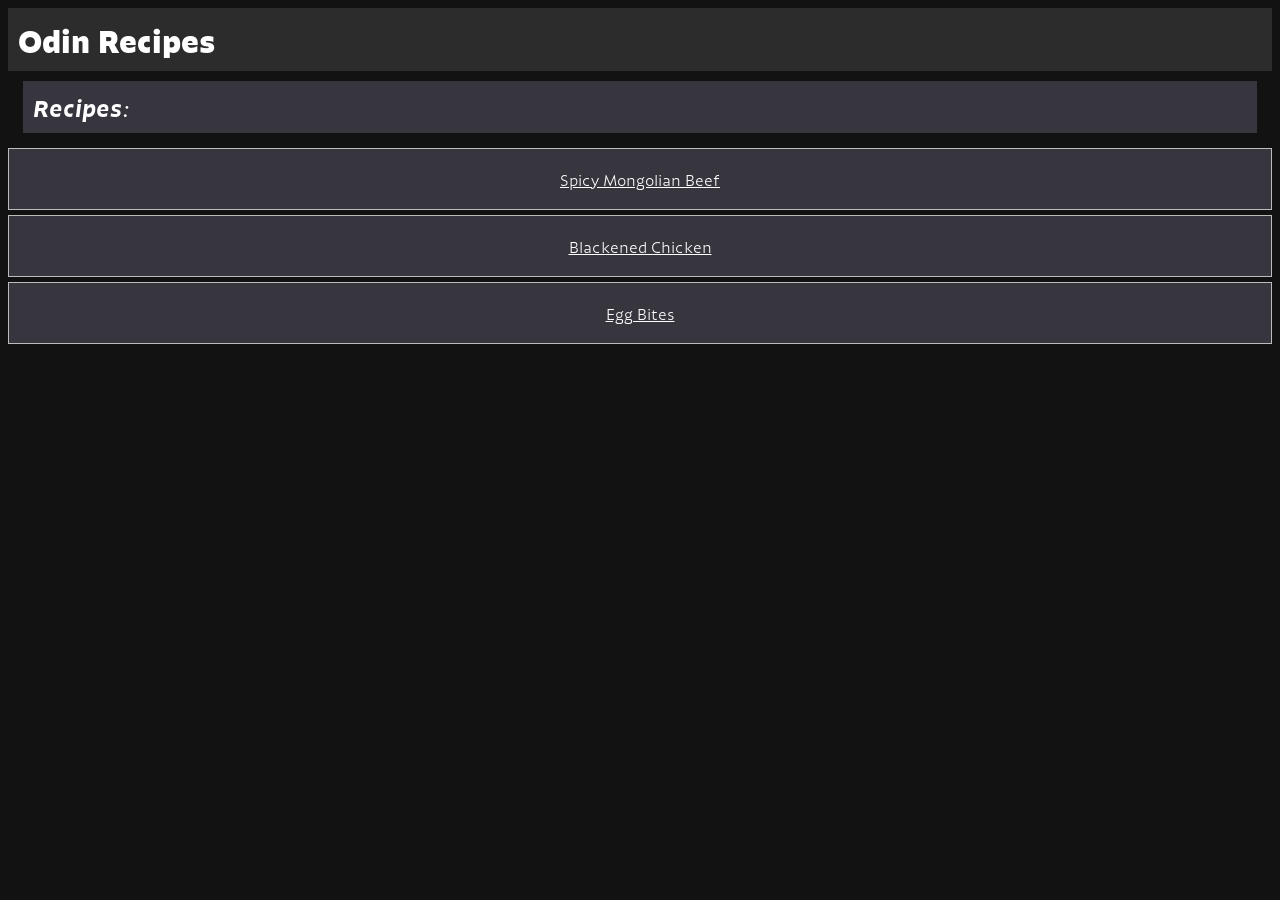
<file: index.html>
<!DOCTYPE html>
<html lang="en">
<head>
    <meta charset="UTF-8">
    <meta name="viewport" content="width=device-width, initial-scale=1.0">
    <title>Odin Recipes</title>
    <link rel="stylesheet" href="styles.css">
</head>
<body>
    <div class="header">Odin Recipes</div>
    <div class="subheader">Recipes:</div>
    <div class="recipe-titles">
        <a class="rl" href="../recipes/spicy_mongolian_beef.html">Spicy Mongolian Beef</a>
        <a class="rl" href="../recipes/blackened_chicken.html">Blackened Chicken</a>
        <a class="rl" href="../recipes/egg_bites.html">Egg Bites</a>
    </div>
</body>
</html>
</file>
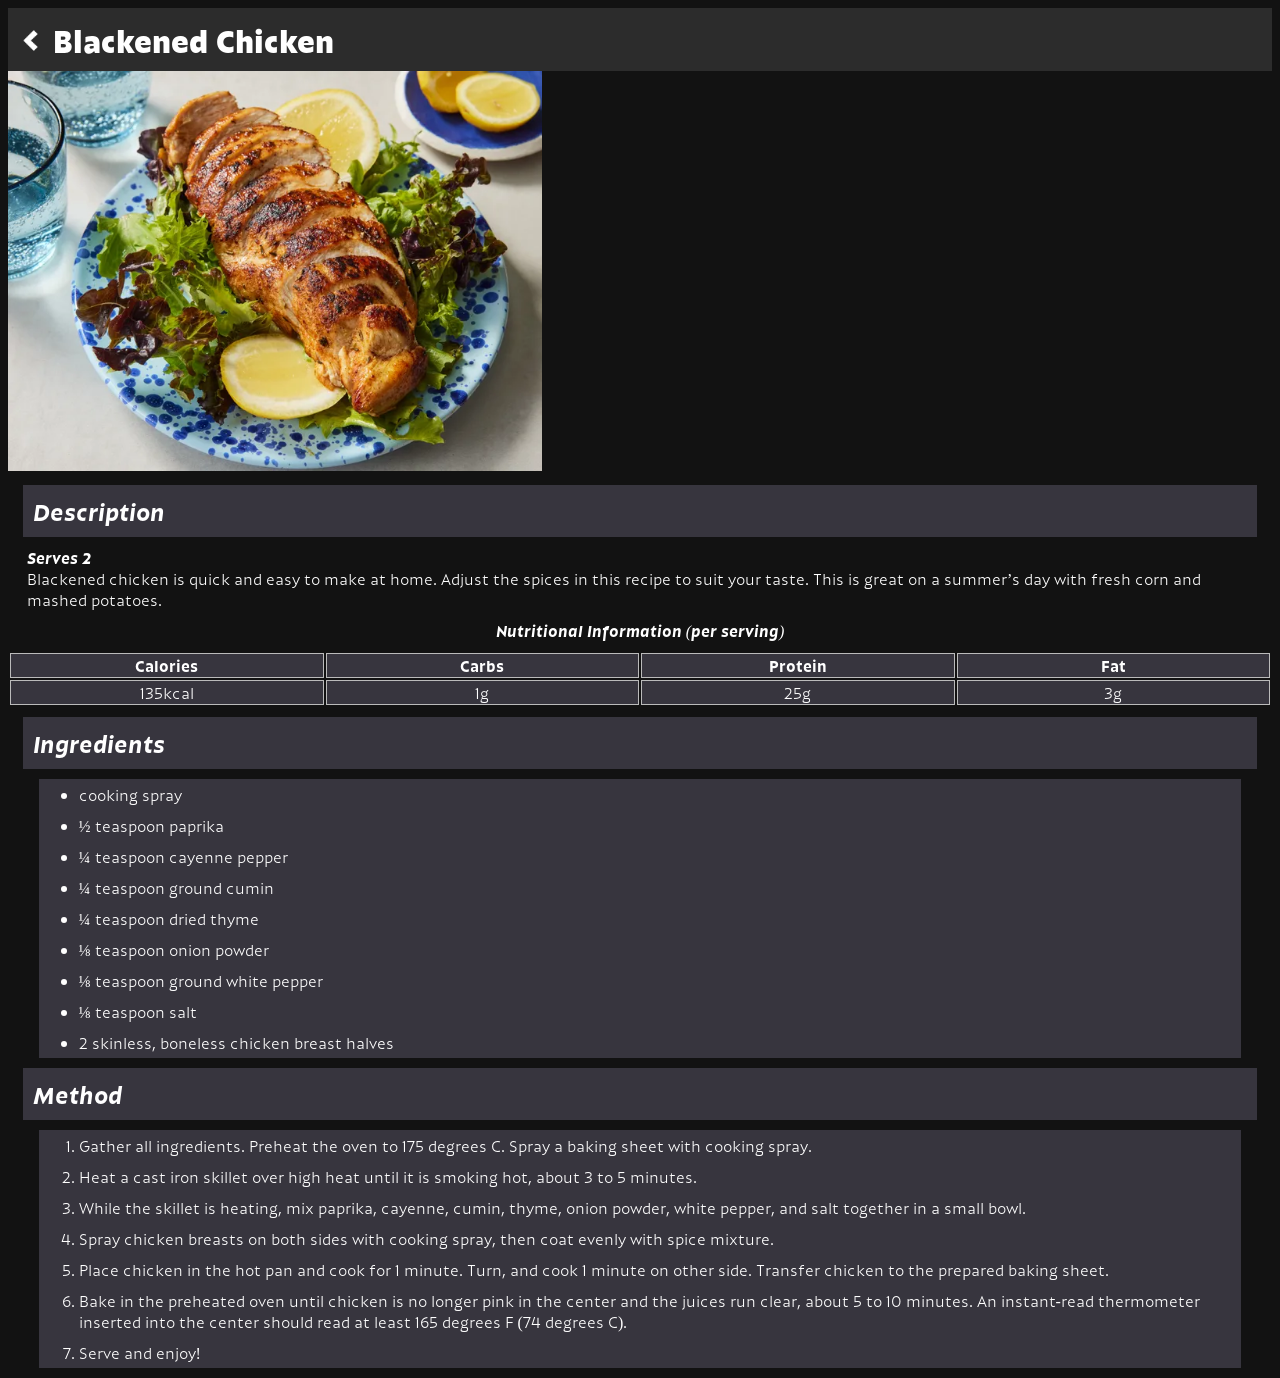
<file: recipes/blackened_chicken.html>
<!DOCTYPE html>
<html lang="en">
<head>
    <meta charset="UTF-8">
    <meta name="viewport" content="width=device-width, initial-scale=1.0">
    <title>Blackened Chicken Recipe</title>
    <link rel="stylesheet" href="../styles.css">
</head>
<body>
    <div class="header"><a href="/index.html" class="back-button"></a>Blackened Chicken</div>
    <img class="meal" src="../recipes/images/blackened_chicken.webp">
    <div class="subheader">Description</div>
    <div class="tag">Serves 2</div>
    <p>Blackened chicken is quick and easy to make at home. Adjust the spices in this recipe to suit your taste. This is great on a summer’s day with fresh corn and mashed potatoes.</p>
    <div class="thirdheading">Nutritional Information (per serving)</div>
    <div class="nutrition"><table>
        <tr>
            <th>Calories</th>
            <th>Carbs</th>
            <th>Protein</th>
            <th>Fat</th>
        </tr>
        <tr>
            <td>135kcal</td>
            <td>1g</td>
            <td>25g</td>
            <td>3g</td>
        </tr>
    </table></div>

    <div class="subheader">Ingredients</div>
    <ul class="ingredients">
        <li>cooking spray</li>
        <li>½ teaspoon paprika</li>
        <li>¼ teaspoon cayenne pepper</li>
        <li>¼ teaspoon ground cumin</li>
        <li>¼ teaspoon dried thyme</li>
        <li>⅛ teaspoon onion powder</li>
        <li>⅛ teaspoon ground white pepper</li>
        <li>⅛ teaspoon salt</li>
        <li>2 skinless, boneless chicken breast halves</li>
    </ul>
    <div class="subheader">Method</div>
    <ol class="method">
        <li>Gather all ingredients. Preheat the oven to 175 degrees C. Spray a baking sheet with cooking spray.</li>
        <li>Heat a cast iron skillet over high heat until it is smoking hot, about 3 to 5 minutes.</li>
        <li>While the skillet is heating, mix paprika, cayenne, cumin, thyme, onion powder, white pepper, and salt together in a small bowl.</li>
        <li>Spray chicken breasts on both sides with cooking spray, then coat evenly with spice mixture.</li>
        <li>Place chicken in the hot pan and cook for 1 minute. Turn, and cook 1 minute on other side. Transfer chicken to the prepared baking sheet.</li>
        <li>Bake in the preheated oven until chicken is no longer pink in the center and the juices run clear, about 5 to 10 minutes. An instant-read thermometer inserted into the center should read at least 165 degrees F (74 degrees C).</li>
        <li>Serve and enjoy!</li>
    </ol>
</body>
</html>
</file>
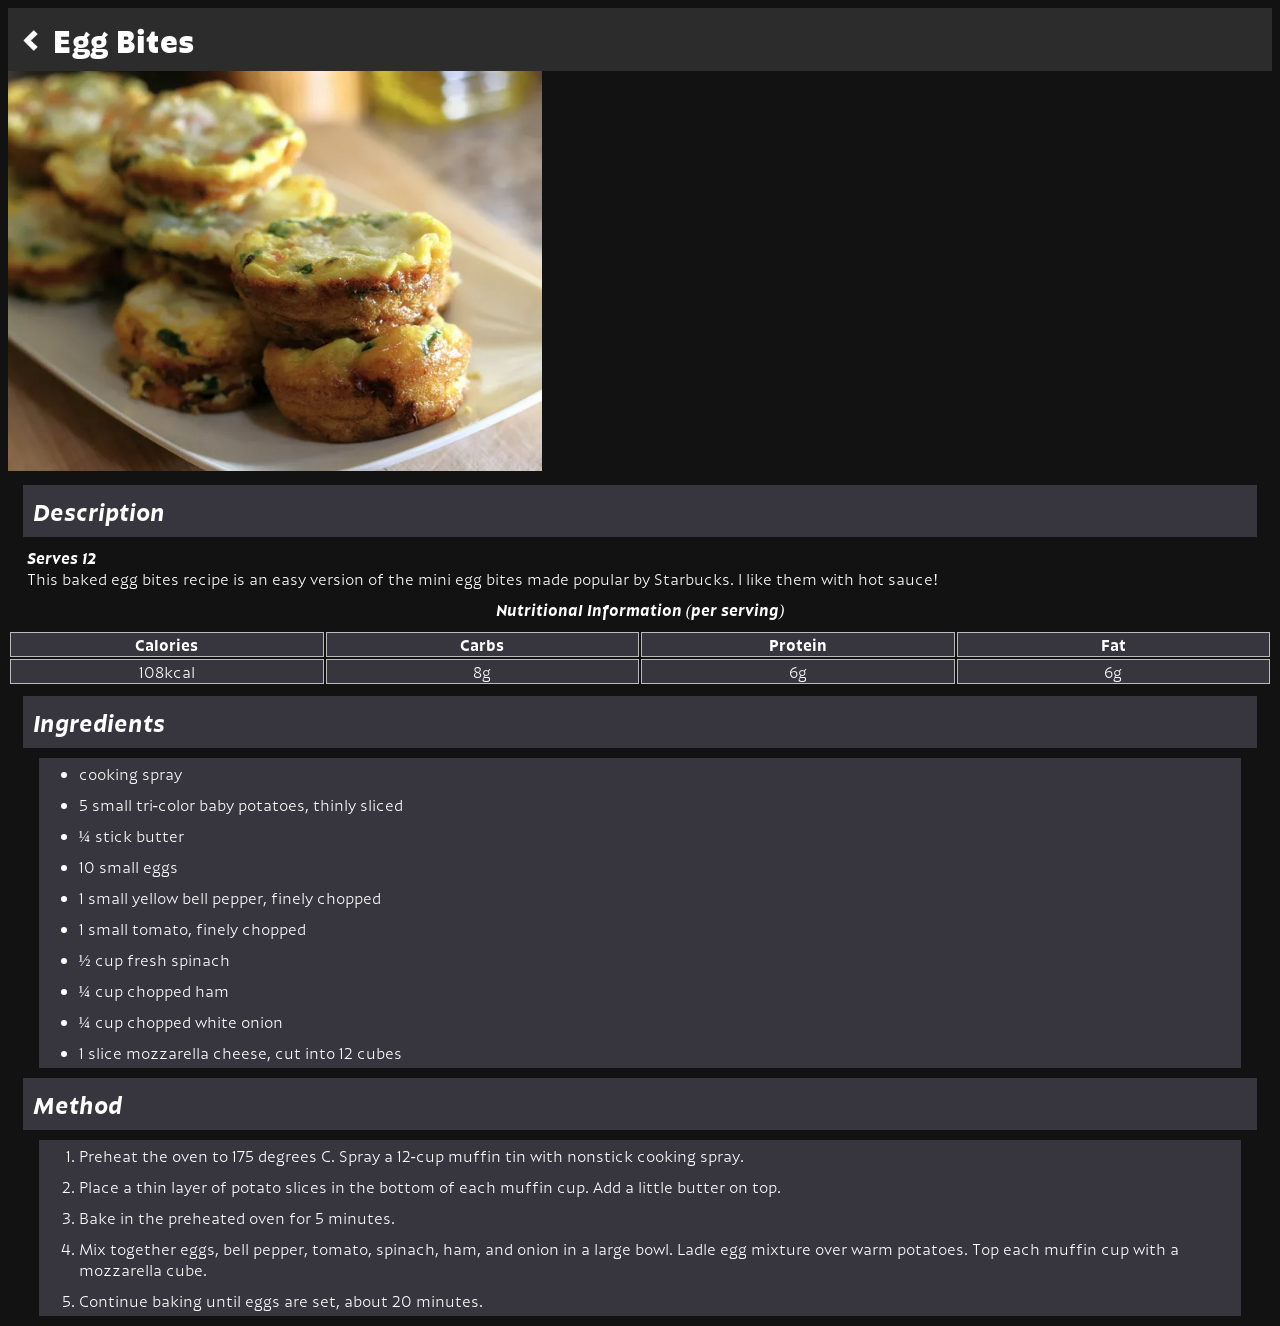
<file: recipes/egg_bites.html>
<!DOCTYPE html>
<html lang="en">
<head>
    <meta charset="UTF-8">
    <meta name="viewport" content="width=device-width, initial-scale=1.0">
    <link rel="stylesheet" href="../styles.css">
    <title>Egg Bites</title>
</head>
<body>
    <div class="header"><a href="/index.html" class="back-button"></a>Egg Bites</div>
    <img src="../recipes/images/egg_bites.webp" class="meal">
    <div class="subheader">Description</div>
    <div class="tag">Serves 12</div>
    <p>This baked egg bites recipe is an easy version of the mini egg bites made popular by Starbucks. I like them with hot sauce!</p>
    <div class="thirdheading">Nutritional Information (per serving)</div>
    <div class="nutrition"><table>
        <tr>
            <th>Calories</th>
            <th>Carbs</th>
            <th>Protein</th>
            <th>Fat</th>
        </tr>
        <tr>
            <td>108kcal</td>
            <td>8g</td>
            <td>6g</td>
            <td>6g</td>
        </tr>
    </table></div>
    <div class="subheader">Ingredients</div>
    <ul class="ingredients">
        <li>cooking spray</li>
        <li>5 small tri-color baby potatoes, thinly sliced</li>
        <li>¼ stick butter</li>
        <li>10 small eggs</li>
        <li>1 small yellow bell pepper, finely chopped</li>
        <li>1 small tomato, finely chopped</li>
        <li>½ cup fresh spinach</li>
        <li>¼ cup chopped ham</li>
        <li>¼ cup chopped white onion</li>
        <li>1 slice mozzarella cheese, cut into 12 cubes</li>
    </ul>
    <div class="subheader">Method</div>
    <ol class="method">
        <li>Preheat the oven to 175 degrees C. Spray a 12-cup muffin tin with nonstick cooking spray.</li>
        <li>Place a thin layer of potato slices in the bottom of each muffin cup. Add a little butter on top.</li>
        <li>Bake in the preheated oven for 5 minutes.</li>
        <li>Mix together eggs, bell pepper, tomato, spinach, ham, and onion in a large bowl. Ladle egg mixture over warm potatoes. Top each muffin cup with a mozzarella cube.</li>
        <li>Continue baking until eggs are set, about 20 minutes.</li>
    </ol>
</body>
</html>
</file>
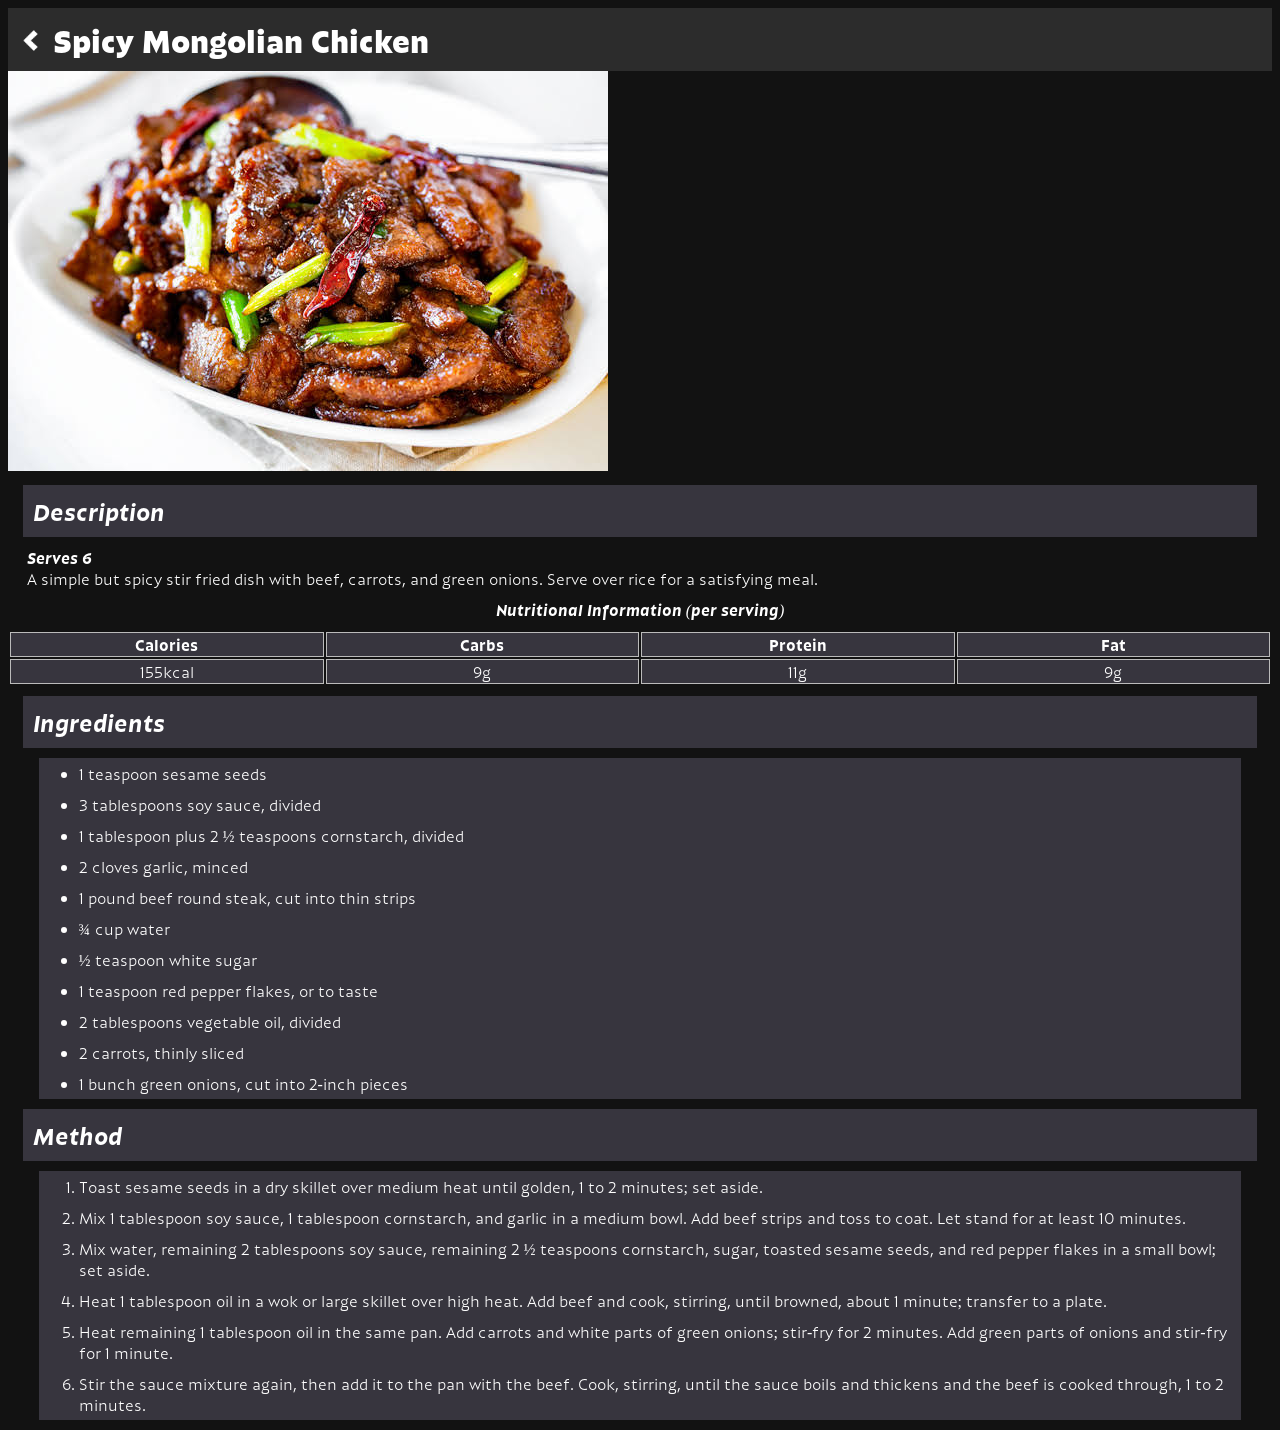
<file: recipes/spicy_mongolian_beef.html>
<!DOCTYPE html>
<html lang="en">
<head>
    <meta charset="UTF-8">
    <meta name="viewport" content="width=device-width, initial-scale=1.0">
    <link rel="stylesheet" href="../styles.css">
    <title>Spicy Mongolian Beef Recipe</title>
</head>
<body>
    <div class="header"><a href="/index.html" class="back-button"></a>Spicy Mongolian Chicken</div>
    <img src="../recipes/images/SMB.jpeg" class="meal">
    <div class="subheader">Description</div>
    <div class="tag">Serves 6</div>
    <p>A simple but spicy stir fried dish with beef, carrots, and green onions. Serve over rice for a satisfying meal.</p>
    <div class="thirdheading">Nutritional Information (per serving)</div>
    <div class="nutrition"><table>
        <tr>
            <th>Calories</th>
            <th>Carbs</th>
            <th>Protein</th>
            <th>Fat</th>
        </tr>
        <tr>
            <td>155kcal</td>
            <td>9g</td>
            <td>11g</td>
            <td>9g</td>
        </tr>
    </table></div>
    <div class="subheader">Ingredients</div>
    <ul class="ingredients">
        <li>1 teaspoon sesame seeds</li>
        <li>3 tablespoons soy sauce, divided</li>
        <li>1 tablespoon plus 2 ½ teaspoons cornstarch, divided</li>
        <li>2 cloves garlic, minced</li>
        <li>1 pound beef round steak, cut into thin strips</li>
        <li>¾ cup water</li>
        <li>½ teaspoon white sugar</li>
        <li>1 teaspoon red pepper flakes, or to taste</li>
        <li>2 tablespoons vegetable oil, divided</li>
        <li>2 carrots, thinly sliced</li>
        <li>1 bunch green onions, cut into 2-inch pieces</li>
    </ul>
    <div class="subheader">Method</div>
    <ol class="method">
        <li>Toast sesame seeds in a dry skillet over medium heat until golden, 1 to 2 minutes; set aside.</li>
        <li>Mix 1 tablespoon soy sauce, 1 tablespoon cornstarch, and garlic in a medium bowl. Add beef strips and toss to coat. Let stand for at least 10 minutes.</li>
        <li>Mix water, remaining 2 tablespoons soy sauce, remaining 2 ½ teaspoons cornstarch, sugar, toasted sesame seeds, and red pepper flakes in a small bowl; set aside.</li>
        <li>Heat 1 tablespoon oil in a wok or large skillet over high heat. Add beef and cook, stirring, until browned, about 1 minute; transfer to a plate.</li>
        <li>Heat remaining 1 tablespoon oil in the same pan. Add carrots and white parts of green onions; stir-fry for 2 minutes. Add green parts of onions and stir-fry for 1 minute.</li>
        <li>Stir the sauce mixture again, then add it to the pan with the beef. Cook, stirring, until the sauce boils and thickens and the beef is cooked through, 1 to 2 minutes.</li>
    </ol>
</body>
</html>
</file>
<file: styles.css>
@font-face {
    font-family: 'Retail Text Demo';
    src: url(./fonts/RetailTextDemo-Black.otf) format('opentype');
    font-weight: 900;
    font-style: bold;
}

@font-face {
    font-family: 'Retail Text Demo';
    src: url(./fonts/RetailTextDemo-Bold.otf) format('opentype');
    font-weight: 700;
    font-style: bold;
}

@font-face {
    font-family: 'Retail Text Demo';
    src: url(./fonts/RetailTextDemo-Italic.otf) format('opentype');
    font-weight: 300;
    font-style: italic;
}

@font-face {
    font-family: 'Retail Text Demo';
    src: url(./fonts/RetailTextDemo-BoldItalic.otf) format('opentype');
    font-weight: 500;
    font-style: italic;
}

@font-face {
    font-family: 'Retail Text Demo';
    src: url(./fonts/RetailTextDemo-Regular.otf) format('opentype');
    font-weight: 400;
    font-style: normal;
}

*{
    font-family: 'Retail Text Demo';
    background: #121212;
}

.header{
    color: white;
    font-weight: 900;
    font-style: bold;
    font-size: xx-large;
    background: #2C2C2C;
    margin: auto;
    padding: 10px;
}

.subheader{
    display: flex;
    flex-direction: column;
    justify-content: center;
    width: 96%;
    margin: 10px auto;
    color: white;
    font-weight: 500;
    font-style: italic;
    font-size: x-large;
    background: #37353E;
    padding: 10px;
    border: 5px;
    border-color: white;
}

.thirdheading{
    color: white;
    font-weight: 500;
    font-style: italic;
    font-size: medium;
    margin: auto;
    padding: 10px;
    border: 5px;
    border-color: white;
    text-align: center;
}

.ingredients{
    display: flex;
    flex-direction: column;
    color: white;
    background-color: #37353E;
    margin: 10px auto;
    width: 92%;
    justify-content: center;
}

.ingredients ul{
    width: fit-content;
    margin: 0 auto;
}

.ingredients li{
    background-color: #37353E;
    margin-top: 5px;
    margin-bottom: 5px;
}

.method{
    display: flex;
    flex-direction: column;
    color: white;
    background-color: #37353E;
    margin: 10px auto;
    width: 92%;
    justify-content: center;
}

.method ol{
    width: fit-content;
    margin: 0 auto;
}

.method li{
    background-color: #37353E;
    margin-top: 5px;
    margin-bottom: 5px;
}

.recipe-titles{
    display: flex;
    flex-direction: column;
    justify-content: center;
    margin-top: 10px;
}

.recipe-titles .rl{
    display: flex;
    justify-content: center;
    align-items: center;
    min-height: 50px;
    margin-top: 5px;
    background-color: #37353E;
    color: white;
    padding: 5px;
    border: 1px solid #bbb;
    &:hover{
        background-color: #151518;
        color: white;
    }
}

p{
    display: flex;
    flex-direction: column;
    margin: auto;
    width: 97%;
    font-style: normal;
    font-weight: 400;
    font-size: medium;
    color: white;
}

.back-button{
    background-image: url("../recipes/images/back.png");
    background-size: contain;
    background-repeat: no-repeat;
    background-color: transparent;
    border: none;
    height: 25px;
    width: 25px;
    display: inline-block;
    margin-right: 10px;
    &:hover{
        background-image: url("../recipes/images/alt_back.png");
    }
}

.tag{
    display: flex;
    flex-direction: column;
    margin: auto;
    width: 97%;
    font-style: italic;
    font-weight: 500;
    color: white;
}

.meal{
    height: 400px;
    width: auto;
}

.nutrition {
    display: block;
    width: 100%;
}

.nutrition table {
    width: 100%;
    table-layout: fixed;
    color: white;
}

.nutrition th,
.nutrition td {
    text-align: center;
    vertical-align: middle;
    background-color: #37353E;
    border: 1px solid #bbb;
}
</file>
